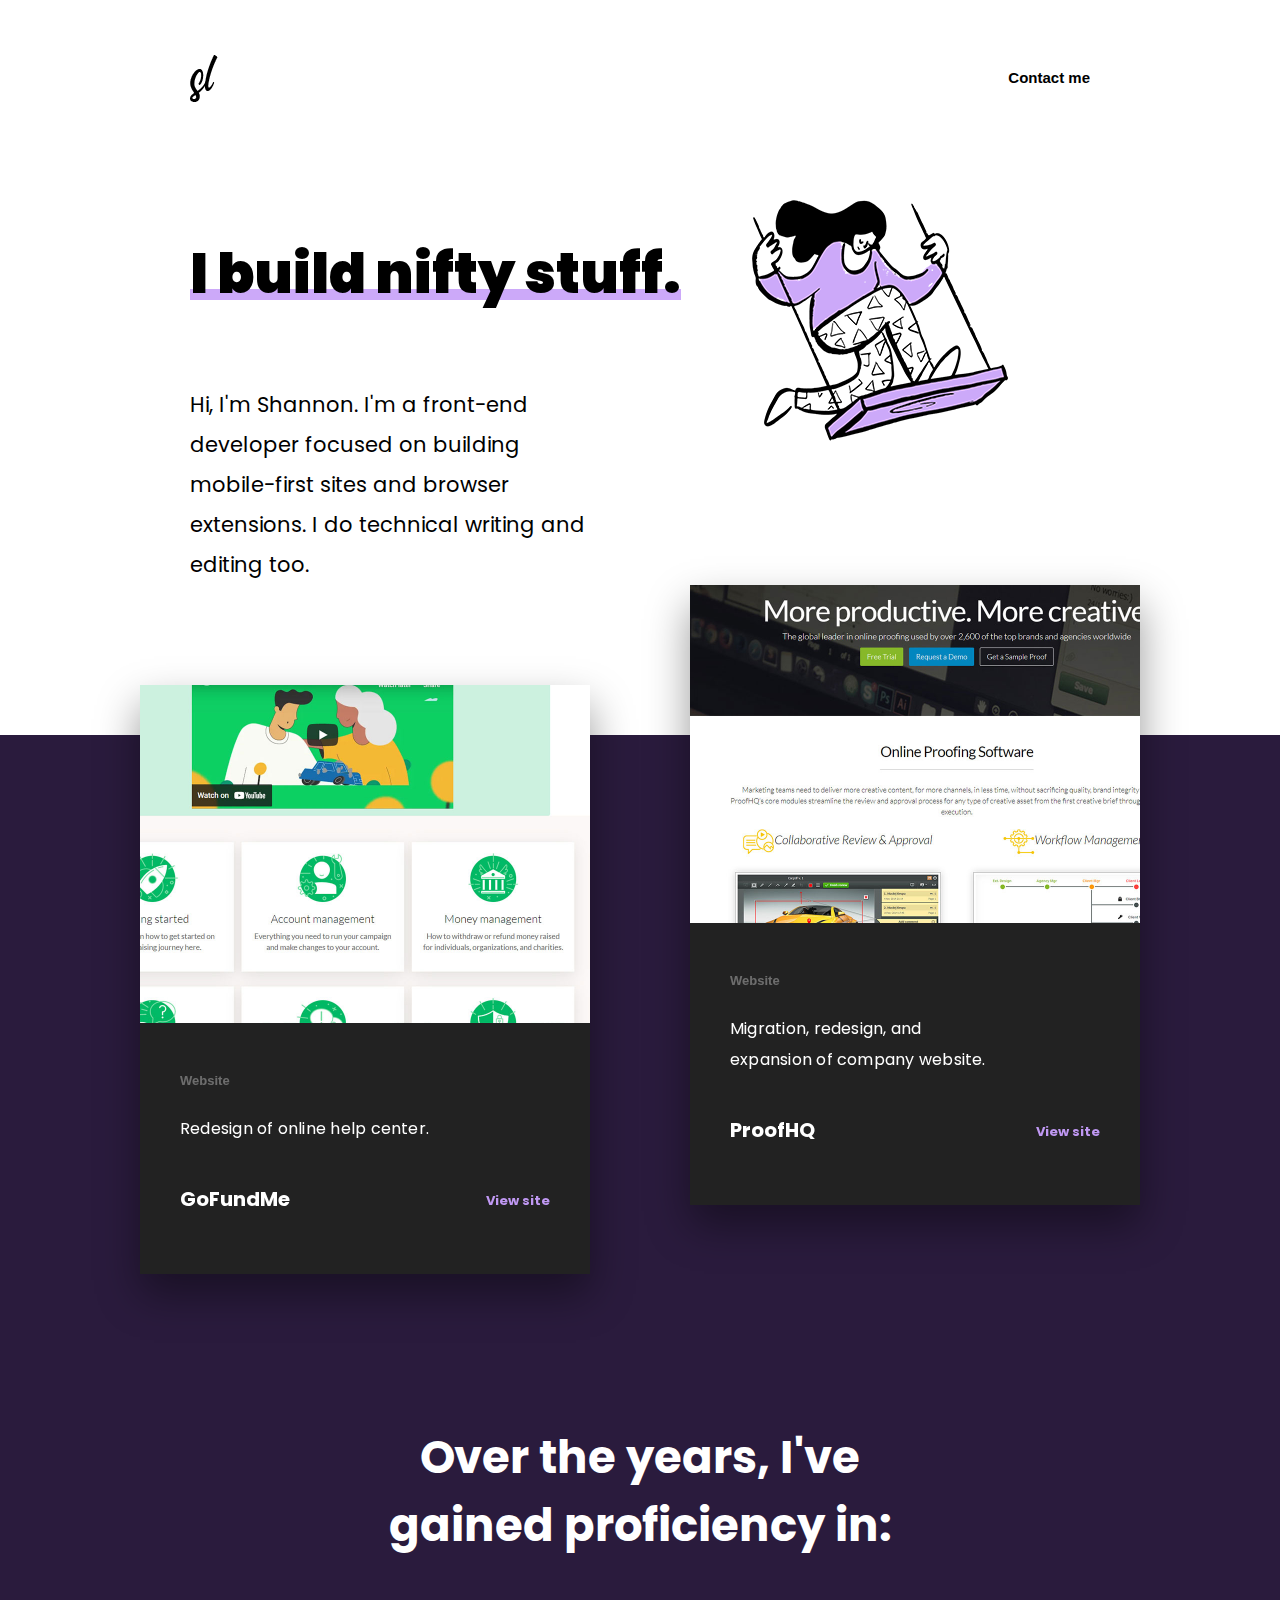
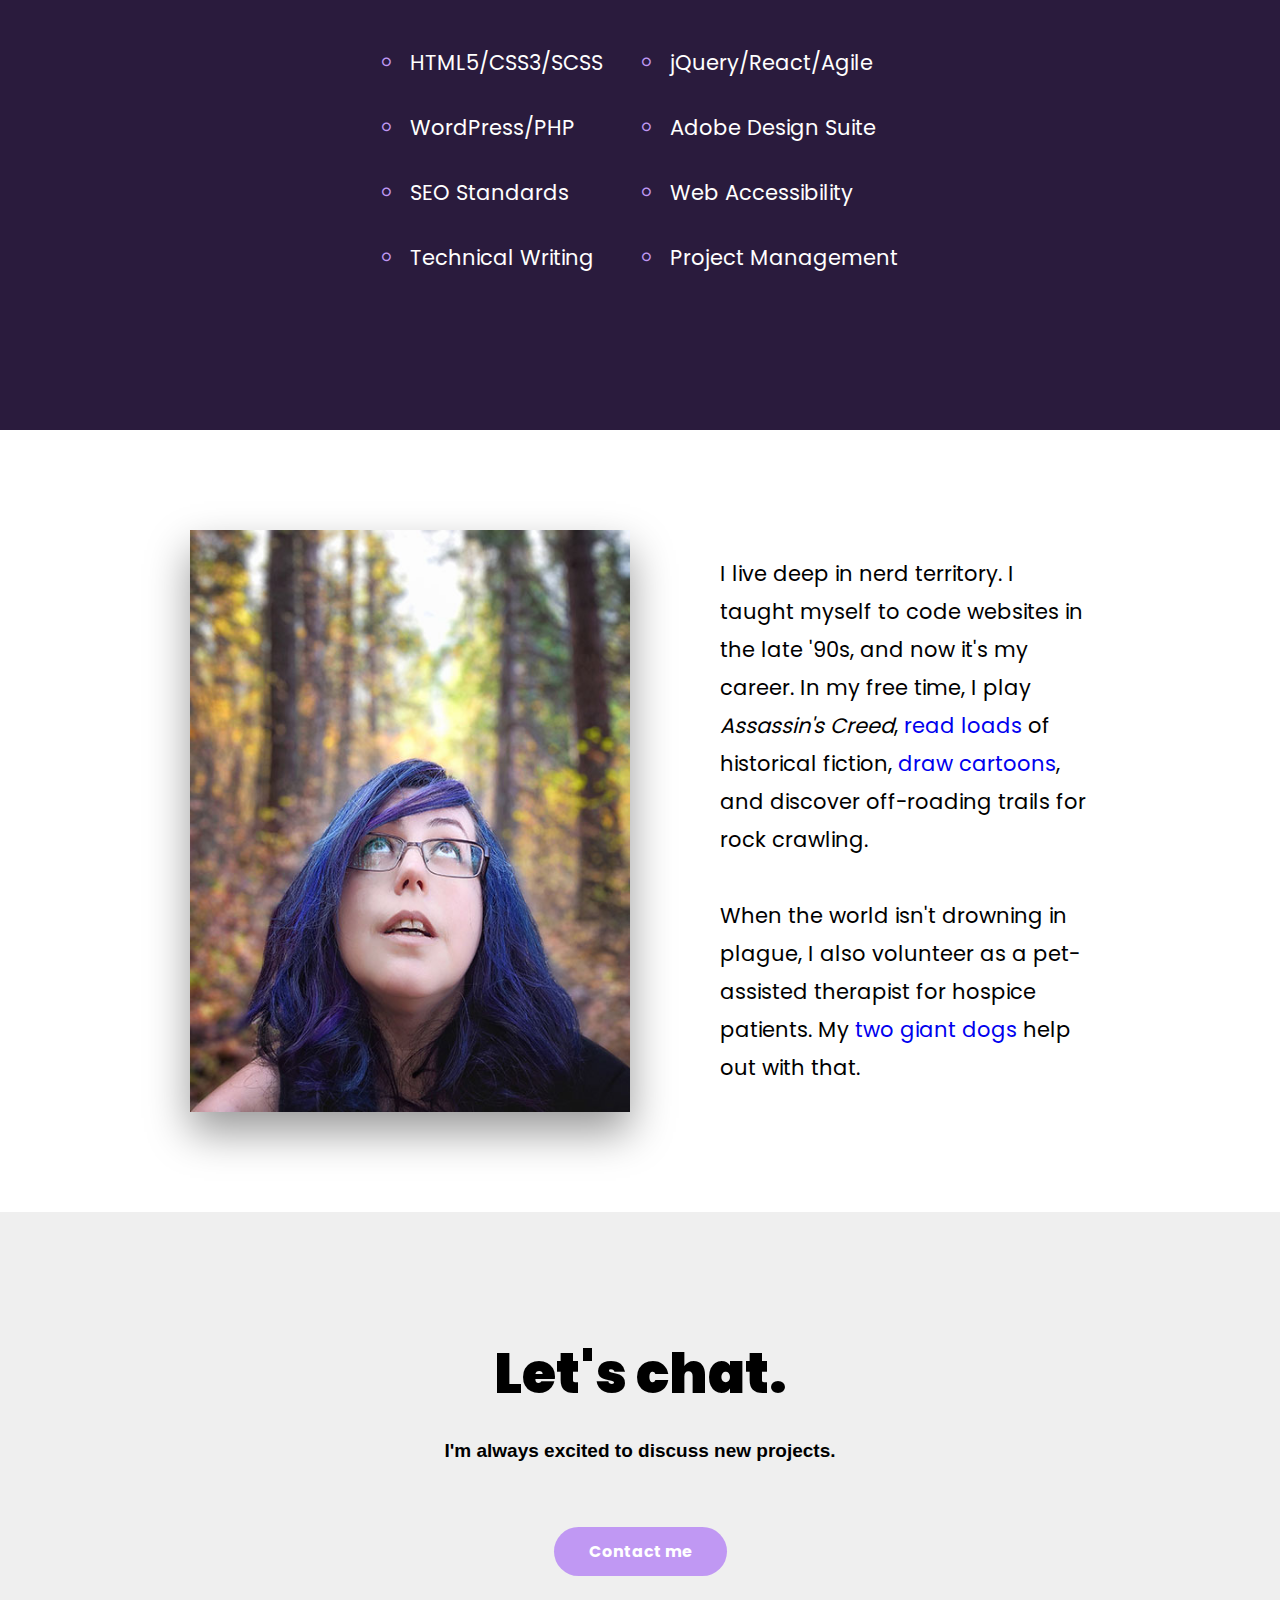
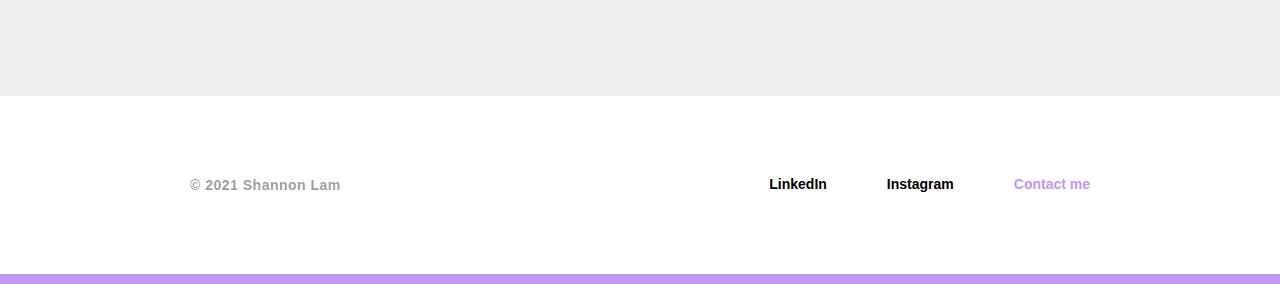
<file: index.html>
<!DOCTYPE html>
<html lang="en">
<head>
	<meta charset="utf-8">
	<title>Shannon Lam &middot; Front-End Web Developer</title>
	<link rel="stylesheet" href="styles/style.css">
	<meta name="description" content="Shannon Lam is a front-end web developer based in San Diego, CA.">
	<meta property="og:url" content="https://shannonklam.com">
	<meta property="og:title" content="Shannon Lam · Full Stack Web Developer">
	<meta property="og:description" content="I'm a front-end developer focused on building mobile-first websites and browser extensions. Sometimes, I do technical writing and editing too.">
	<meta name="viewport" content="width=device-width, initial-scale=1, maximum-scale=1">
	<link rel="shortcut icon" type="image/png" href="images/favicon@2x.png"/>
	<link rel="preload" href="fonts/Poppins-Regular.ttf" as="font" type="font/ttf" crossorigin="anonymous">
	<link rel="preload" href="fonts/Poppins-Bold.ttf" as="font" type="font/ttf" crossorigin="anonymous">
	<script async src="https://www.googletagmanager.com/gtag/js?id=G-VSQEEZ74MG"></script>
	<script>
		window.dataLayer = window.dataLayer || [];
		function gtag(){dataLayer.push(arguments);}
		gtag('js', new Date());
		gtag('config', 'G-VSQEEZ74MG');
	</script>
</head>
<body>
	<header class="header">
		<div class="col-900">
			<div class="top">
				<h1 class="logo">
					<a href="/" role="link">
						<img src="images/logo.png" alt="SL Logo"tabindex="0" />
					</a>
				</h1>
				<a class="action mailto">Contact me</a>
			</div>
			<div class="content" role="region">		
				<span class="heading">I build nifty stuff.</span>
				<figure class="swing">
					<img src="images/swing.png" alt="Swing" />
				</figure>
				<p class="description">
					Hi, I'm Shannon. I'm a front-end developer focused on building mobile-first sites and browser extensions. I do technical writing and editing too.
				</p>
			</div>
		</div>
	</header>
	<section class="projects" role="region">
		<div class="col-1000">
			<div class="column -left">
				<a href="https://support.gofundme.com/hc/en-us" target="_blank" class="wrap" role="link">
					<div class="project" data-tilt data-tilt-speed="4000" data-tilt-max="15">
							<img class="image" src="images/gofundme.jpg" alt="GoFundMe"/>
						<div class="details">
							<div class="type">Website</div>
							<p class="description -paralax">Redesign of online help center.</p>
							<div class="bottom">
								<div class="name -paralax">GoFundMe</div>
								<div class="more">View site</div>
							</div>
						</div>
					</div>
				</a>
			</div>
			<div class="column">
				<a href="https://proofhq.com" target="_blank" class="wrap">
					<div class="project" data-tilt data-tilt-speed="4000" data-tilt-max="15">
						<img class="image" src="images/proofhq.jpg" alt="ProofHQ"/>
						<div class="details">
							<div class="type">Website</div>
							<p class="description -paralax">Migration, redesign, and expansion of company website.</p>
							<div class="bottom">
								<div class="name -paralax">ProofHQ</div>
								<div class="more">View site</div>
							</div>
						</div>
					</div>
				</a>
			</div>
		</div>
	</section>
	<section class="skills" role="region">
		<div class="col-900">
			<div class="heading">Over the years, I've gained proficiency in:</div>
			<ul class="list" role="list">
				<div class="row">
					<li class="item" role="listitem">HTML5/CSS3/SCSS</li>
					<li class="item" role="listitem">jQuery/React/Agile</li>
				</div>
				<div class="row">
					<li class="item" role="listitem">WordPress/PHP</li>
					<li class="item" role="listitem">Adobe Design Suite</li>
				</div>
				<div class="row">
					<li class="item" role="listitem">SEO Standards</li>
					<li class="item" role="listitem">Web Accessibility</li>
				</div>
				<div class="row">
					<li class="item" role="listitem">Technical Writing</li>
					<li class="item" role="listitem">Project Management</li>
				</div>
			</ul>
		</div>
	</section>
	<section class="bio">
		<div class="col-900">
			<div class="project" data-tilt data-tilt-speed="4000" data-tilt-max="15">
				<img class="image" src="images/me.jpg" alt="Shannon" />
			</div>			
			<div class="about">
				<p class="text">I live deep in nerd territory. I taught myself to code websites in the late '90s, and now it's my career. In my free time, I play <em>Assassin's Creed</em>, <a href="https://www.goodreads.com/shannonklam" target="_blank">read loads</a> of historical fiction, <a href="https://instagram.com/chromadusk" target="_blank">draw cartoons</a>, and discover off-roading trails for rock crawling.<br/><br/>When the world isn't drowning in plague, I also volunteer as a pet-assisted therapist for hospice patients. My <a href="https://instagram.com/goofywoofies" target="_blank" role="link">two giant dogs</a> help out with that.</p>
			</div>
		</div>
	</section>
	<section class="contact" role="region">
		<div class="col-900">
			<div class="heading">Let's chat.</div>
			<div class="info">I'm always excited to discuss new projects.</div>
			<a class="mailto">
				<button class="action" role="button">Contact me</button>
			</a>
		</div>
	</section>
	<footer class="footer" role="contentinfo">
		<div class="col-900">
			<div class="copyright">&copy; 2021 Shannon Lam</div>
			<ul class="menu">
				<li class="item" role="listitem"><a href="https://linkedin.com/in/shannonklam" target="_blank" role="link">LinkedIn</a></li>
				<li class="item" role="listitem"><a href="https://instagram.com/shannonklam" target="_blank" role="link">Instagram</a></li>
				<li class="item" role="listitem"><a class="mailto" role="link">Contact me</a></li>
			</ul>
		</div>
	</footer>
	<script>
		document.querySelectorAll('.mailto').forEach(element => {
			element.href = decodeURIComponent('mai'+'lto%3Acontac'+'t%4'+'0shanno'+'nklam.com')
		})
		setTimeout(() => {
			document.querySelector('.heading').classList.add('animate')
		}, 500)
	</script>
	<script src="scripts/vanilla-tilt.min.js"></script>
</body>
</html>
</file>
<file: styles/style.css>
﻿@font-face{font-family:"Poppins";src:local("Poppins SemiBold"),local("Poppins-SemiBold"),url(../fonts/Poppins-SemiBold.ttf) format("ttf");font-weight:600;font-style:normal;font-display:swap}@font-face{font-family:"Poppins";src:local("Poppins Bold"),local("Poppins-Bold"),url(../fonts/Poppins-Bold.ttf) format("truetype");font-weight:700;font-style:normal;font-display:swap}@font-face{font-family:"Poppins";src:local("Poppins Black"),local("Poppins-Black"),url(../fonts/Poppins-Black.ttf) format("truetype");font-weight:900;font-style:normal;font-display:swap}@font-face{font-family:"Poppins";src:local("Poppins Regular"),local("Poppins-Regular"),url(../fonts/Poppins-Regular.ttf) format("truetype");font-weight:400;font-style:normal;font-display:swap}@font-face{font-family:"Catamaran";src:local("Catamaran"),local("Catamaran"),url(../fonts/Catamaran-Variable.ttf) format("truetype");font-weight:400;font-style:normal;font-display:swap}body{margin:0}body.readme{text-align:center}html{margin:0}a{text-decoration:none}img{vertical-align:top}button{border:none;outline:0;cursor:pointer}.col-800{max-width:800px;margin:0 auto;padding:0 8%}.col-900{max-width:900px;margin:0 auto;padding:0 8%}.col-1000{max-width:1000px;margin:0 auto;padding:0 8%}*{font-family:"Poppins", Lato, "Helvetica Neue", Arial, sans-serif;-webkit-font-smoothing:antialiased}.readme a{color:#8f46ec}.header .top{display:-ms-flexbox;display:flex;-ms-flex-pack:justify;justify-content:space-between;-ms-flex-align:center;align-items:center;margin-top:55px}.header .logo{margin:0}.header .logo a{font-size:0;display:block}.header .logo a img{outline:none}.header .action{position:relative;overflow:hidden;padding-bottom:2px;font-weight:600;font-size:15px;color:#000;cursor:pointer}.header .action:after{content:"";position:absolute;width:100%;height:2px;bottom:0;left:0;z-index:2;background-color:#C098F3;visibility:hidden;transition:all 0.2s ease-in-out 0s;transform:translateX(-100%)}.header .action:hover:after{visibility:visible;transform:translateX(0)}.header .content{margin-top:130px;position:relative}.header .swing{position:absolute;right:0;top:-55px;z-index:-1;animation-duration:4s;animation:swing ease-in-out 2s infinite alternate;transform-origin:center -20px}.header .swing img{display:block;right:0;top:25px}.header .swing::after{content:'';position:absolute;right:0;top:-55px;transform:rotate(45deg);z-index:0}@keyframes swing{0%{transform:rotate(3deg)}100%{transform:rotate(-3deg)}}.header .heading{font-weight:900;font-size:55px;color:#000;box-shadow:inset -650px -12px 0 #fff, inset 0 -23px 0 #cca9f9;transition:all 0.75s cubic-bezier(0.36, 0, 0, 0.99)}.header .heading.readme{box-shadow:inset -750px -12px 0 #fff, inset 0 -23px 0 #cca9f9}.header .heading.animate{box-shadow:inset 0 -12px 0 #fff, inset 0 -23px 0 #cca9f9}.header .heading.readme.animate{box-shadow:inset 0 -12px 0 #fff, inset 0 -23px 0 #cca9f9}.header .description{max-width:400px;margin-top:70px;font-size:21px;color:#000;line-height:40px}.header .description.readme{max-width:100% !important;margin-top:40px;width:100% !important}.projects{background:#2A1B3D;margin-top:150px}.projects.readme{margin-top:100px}.projects .col-1000{display:-ms-flexbox;display:flex;-ms-flex-pack:justify;justify-content:space-between;position:relative;top:-150px}.projects .column{width:calc(50% - 50px)}.projects .column.-left{margin-top:100px}.projects .wrap{display:block;margin-bottom:100px}.projects .wrap:last-of-type{margin-bottom:0}.project{background:#222;box-shadow:0 20px 40px 0 rgba(0,0,0,0.4);transform-style:preserve-3d;-webkit-backface-visibility:hidden;backface-visibility:hidden;perspective:1000}.project:hover .-paralax{transform:translateZ(20px)}.project:hover .more:after{visibility:visible;transform:translateX(0)}.project .-paralax{transform:translateZ(0);transition:all 0.4s ease}.project .image{max-width:100%}.project .details{padding:50px 40px 60px 40px}.project .type{font-weight:600;font-size:13px;color:rgba(255,255,255,0.34)}.project .description{max-width:260px;margin-top:25px;font-size:16px;color:#fff;letter-spacing:0.23px;line-height:31px}.project .bottom{display:-ms-flexbox;display:flex;-ms-flex-pack:justify;justify-content:space-between;-ms-flex-align:center;align-items:center;margin-top:40px}.project .name{font-weight:700;font-size:20px;color:#fff}.project .more{position:relative;overflow:hidden;padding:7px 0 3px;font-weight:700;font-size:13px;color:#C098F3}.project .more:after{content:"";position:absolute;width:100%;height:2px;bottom:0;left:0;z-index:2;background-color:#C098F3;visibility:hidden;transition:all 0.2s ease-in-out 0s;transform:translateX(-100%)}.skills{padding-bottom:150px;background:#2A1B3D}.skills .heading{max-width:600px;margin:0 auto;font-weight:700;font-size:45px;color:#fff;text-align:center}.skills.readme{overflow:hidden}.skills.readme .heading{margin-left:0;padding-top:120px;text-align:left}.skills .list{margin:0;padding:0;margin-top:70px}.skills.readme .list{margin:30px;position:relative;z-index:1}.skills.readme .list::before{background-size:461px 346px;display:inline-block;position:absolute;width:461px;height:346px;left:360px;top:60px;content:"";background-image:url("../images/hours.png");opacity:0.6}.skills .row{max-width:520px;display:-ms-flexbox;display:flex;-ms-flex-pack:justify;justify-content:space-between;margin:0 auto 10px auto}.skills .row:last-of-type{margin-bottom:0}.skills .item{width:50%;padding-left:30px;box-sizing:border-box;font-size:21px;color:#fff;list-style:none}.skills .item:before{content:"◦";width:30px;position:relative;bottom:-3px;display:inline-block;margin-left:-30px;color:#C098F3;font-size:36px;font-weight:700}.skills .text{color:#fff;font-size:21px;position:relative;z-index:1}.skills.readme .callout{color:#fff;font-size:24px;font-weight:bold;margin-bottom:-10px;padding:30px 0 0}.skills.readme a{color:#C098F3}.bio{padding:100px 0}.bio .col-900{display:-ms-flexbox;display:flex;-ms-flex-pack:justify;justify-content:space-between;-ms-flex-align:center;align-items:center}.bio .about{max-width:370px;margin-left:10%}.bio.readme .about{max-width:100%;margin-left:0;width:100%}.bio .text,.bio ol{font-size:21px;color:#000;line-height:38px;position:relative}.bio .author{font-weight:700;font-size:14px;color:#000;letter-spacing:0;line-height:2.5}.bio .author a{position:relative;color:#000}.bio .author a:after{content:"";position:absolute;width:100%;height:2px;bottom:-2px;left:0;z-index:2;background-color:#C098F3;visibility:hidden;opacity:0;transition:all 0.2s ease-in-out 0s;transform:translateY(5px)}.bio .author a:hover:after{visibility:visible;opacity:1;transform:translateY(0)}.bio .heading{max-width:600px;margin:0;font-weight:700;font-size:45px;color:#000}.bio .slack::before{background-size:100px 100px;display:inline-block;position:absolute;width:100px;height:100px;content:"";opacity:0.15;margin:-10px 0 0 -60px;background-image:url("../images/slack.png");transform:rotate(-20deg)}.contact{padding:120px 0;background:#efefef}.contact.readme{background:#f6f3f9}.contact .col-900{text-align:center}.contact .heading{font-weight:900;font-size:55px}.contact.readme .heading{max-width:600px;margin:0;font-weight:700;font-size:45px;color:#000}.contact .info{margin-top:25px;font-weight:600;font-size:19px}.contact .action{padding:12px 35px;margin-top:65px;background:#C098F3;font-weight:700;font-size:16px;color:#fff;border-radius:99px;transition:all 0.25s ease;transform:translateY(0)}.contact .action:hover{box-shadow:0 5px 19px 0 rgba(192,152,243,0.4);transform:translateY(-2px)}.contact .text{font-size:21px;color:#000;line-height:38px}.contact .item{width:100%;padding-left:30px;box-sizing:border-box;font-size:21px;list-style:none;line-height:36px}.contact .item:before{content:"◦";width:30px;position:relative;bottom:-3px;display:inline-block;margin-left:-30px;color:#8f46ec;font-size:36px;font-weight:700}.contact .item:not(:last-child){padding-bottom:20px}.contact .text:first-of-type::before{background-size:146px 100px;display:inline-block;position:absolute;width:146px;height:100px;content:"";opacity:0.15;margin-left:-80px;background-image:url("../images/communicate.png");background-repeat:no-repeat;transform:rotate(-20deg)}.footer{border-bottom:10px solid #C098F3;padding:80px 0}.footer.readme{padding:70px 0 20px}.footer .col-900{display:-ms-flexbox;display:flex;-ms-flex-pack:justify;justify-content:space-between;-ms-flex-align:center;align-items:center}.footer .heading{max-width:600px;margin:0;font-weight:700;font-size:45px;color:#000}.footer .copyright{font-weight:600;font-size:14px;color:rgba(0,0,0,0.4);letter-spacing:0.5px}.footer.readme .copyright{margin:100px 0 0;font-weight:400}.footer .menu{margin:0;padding:0;display:-ms-flexbox;display:flex}.footer:not(.readme) .item{margin:0 30px;position:relative;overflow:hidden;padding-bottom:2px;list-style:none;font-weight:600;font-size:14px}.footer:not(.readme) .item a{color:#000}.footer:not(.readme) .item a.mailto{color:#C098F3}.footer:not(.readme) .item:last-of-type{margin-right:0}.footer:not(.readme) .item:first-of-type{margin-left:0}.footer:not(.readme) .item:after{content:"";position:absolute;width:100%;height:2px;bottom:0;left:0;z-index:2;background-color:#C098F3;visibility:hidden;transition:all 0.2s ease-in-out 0s;transform:translateX(-100%)}.footer:not(.readme) .item:hover:after{visibility:visible;transform:translateX(0)}.footer.readme .item{width:100%;padding-left:30px;box-sizing:border-box;font-size:21px;list-style:none;line-height:36px}.footer.readme .item:before{content:"◦";width:30px;position:relative;bottom:-3px;display:inline-block;margin-left:-30px;color:#8f46ec;font-size:36px;font-weight:700}.footer.readme .item:not(:last-child){padding-bottom:20px}.footer .text{font-size:21px;color:#000;line-height:38px}.footer.readme .text:first-of-type::before{background-size:128px 128px;display:inline-block;position:absolute;width:128px;height:128px;content:"";opacity:0.2;margin:-20px 0 0 -70px;background-image:url("../images/facts.png");background-repeat:no-repeat;transform:rotate(-10deg)}@media (max-width: 400px){.header .top{margin-top:35px}.project .details{padding:40px 30px 50px 30px}.skills{margin-top:-70px;padding-bottom:80px}.skills .row{margin-bottom:5px}.skills .item{font-size:18px;margin-bottom:5px}.skills .item:last-of-type{margin-bottom:0}.skills .item:before{bottom:-5px}.bio{padding:85px 0}}@media (max-width: 850px){.header .content{text-align:center;margin-top:110px}.header .heading{font-size:50px}.header .description{margin-left:auto;margin-right:auto;margin-top:50px}.projects .col-1000{-ms-flex-direction:column;flex-direction:column;-ms-flex-align:center;align-items:center}.projects .column{width:100%;max-width:450px}.projects .column.-left{margin-top:100px;margin-bottom:8vw}.skills{margin-top:-20px;padding-bottom:130px}.skills .heading{font-size:35px}.skills .list{margin-top:50px}}@media (max-width: 700px){.header .content{margin-top:80px}.header .heading{font-size:40px;box-shadow:inset -650px -8px 0 #fff, inset 0 -20px 0 #C098F3}.header .heading.animate{box-shadow:inset 0 -8px 0 #fff, inset 0 -20px 0 #C098F3}.header .description{font-size:18px;margin-top:40px}.projects{margin-top:120px}.bio .col-900{-ms-flex-direction:column;flex-direction:column}.bio .about{margin-left:0;margin-top:50px;text-align:center}.footer{padding:50px 0}.footer .col-900{-ms-flex-direction:column;flex-direction:column}.footer .menu{margin-top:30px}.footer .item{margin:0 15px}}@media (max-width: 995px){.header .swing{margin-left:auto;margin-right:auto;text-align:center;top:-200px;width:100%}.header .swing img{display:inline-block;width:200px}}@media (max-width: 540px){.header .heading{box-shadow:inset 0 -8px 0 #fff, inset 0 -20px 0 #C098F3}.header .heading.animate{box-shadow:inset 0 -8px 0 #fff, inset 0 -20px 0 #C098F3}}@media (max-width: 1160px){.projects .column{width:calc(50% - 4vw)}.projects .column.-left{margin-top:8vw}.projects .wrap{margin-bottom:8vw}}@media (max-width: 650px){.skills{margin-top:-50px;padding-bottom:100px}.skills .heading{font-size:30px}.skills .list{margin-top:30px}.skills .row{-ms-flex-direction:column;flex-direction:column;-ms-flex-align:center;align-items:center}.skills .item{width:auto;margin-bottom:10px}.skills .item:last-of-type{margin-bottom:0}.contact .info{max-width:300px;margin-left:auto;margin-right:auto}}@media (max-width: 450px){.contact{padding:90px 0}.contact .heading{font-size:40px}.contact .info{font-size:17px}.contact .action{margin-top:50px}}
/*# sourceMappingURL=style.css.map */
</file>
